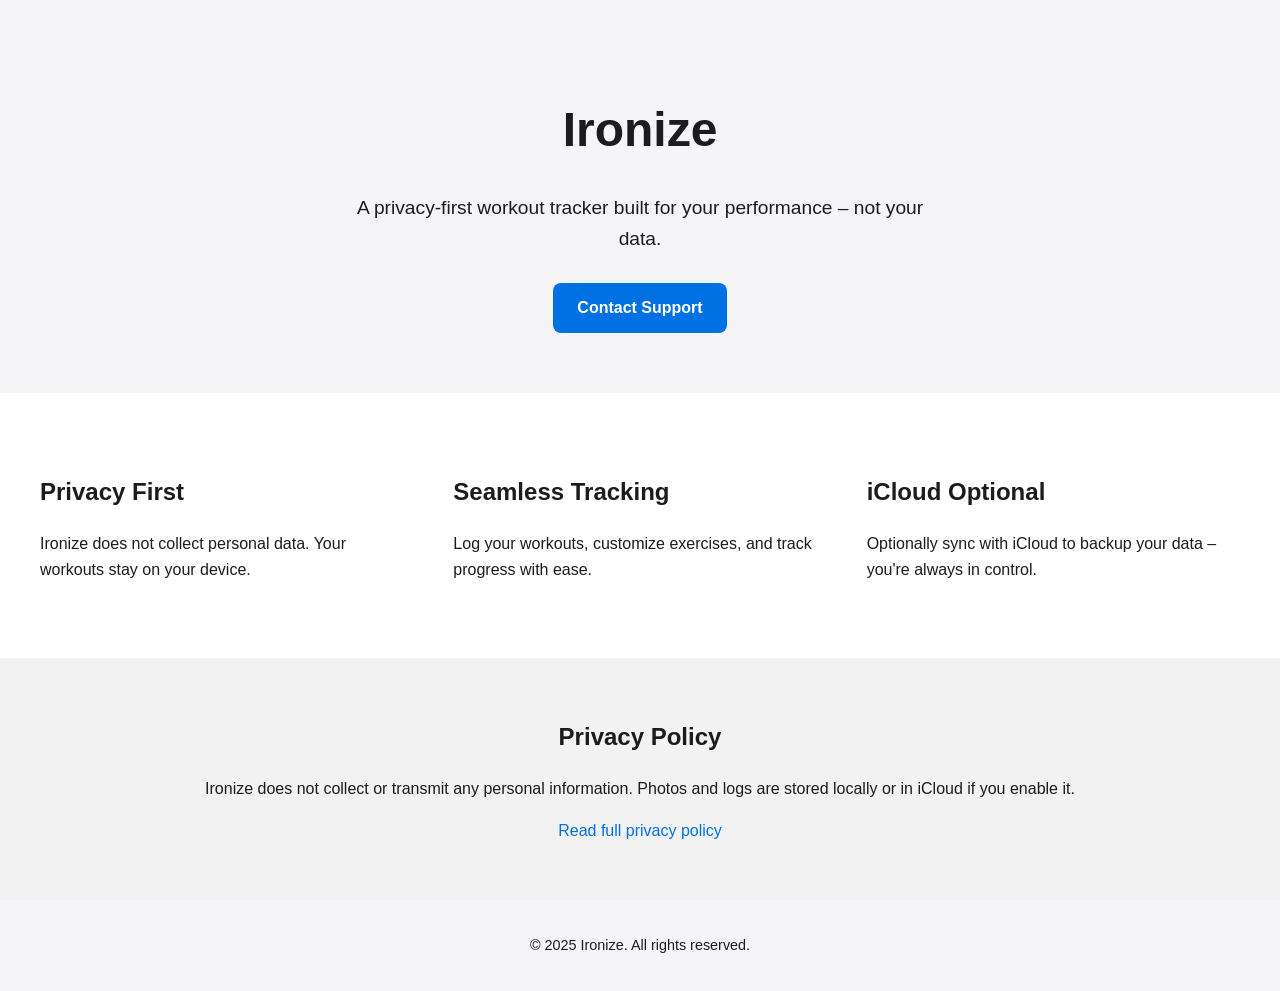
<file: index.html>
<!DOCTYPE html>
<html lang="en">
<head>
    <meta charset="UTF-8" />
    <meta name="viewport" content="width=device-width, initial-scale=1.0" />
    <meta name="description" content="Ironize - A sleek, privacy-first fitness tracking app." />
    <title>Ironize – Privacy-Focused Workout Tracker</title>
    <link rel="stylesheet" href="style.css" />
    <link rel="apple-touch-icon" href="icon.png">
</head>
<body>
    <header class="hero">
        <h1>Ironize</h1>
        <p>A privacy-first workout tracker built for your performance – not your data.</p>
        <a href="mailto:Kandelstech@icloud.com" class="button">Contact Support</a>
    </header>

    <section class="features">
        <div>
            <h2>Privacy First</h2>
            <p>Ironize does not collect personal data. Your workouts stay on your device.</p>
        </div>
        <div>
            <h2>Seamless Tracking</h2>
            <p>Log your workouts, customize exercises, and track progress with ease.</p>
        </div>
        <div>
            <h2>iCloud Optional</h2>
            <p>Optionally sync with iCloud to backup your data – you're always in control.</p>
        </div>
    </section>

    <section class="policy">
        <h2>Privacy Policy</h2>
        <p>Ironize does not collect or transmit any personal information. Photos and logs are stored locally or in iCloud if you enable it.</p>
        <p><a href="privacy.html">Read full privacy policy</a></p>
    </section>

    <footer>
        <p>&copy; 2025 Ironize. All rights reserved.</p>
    </footer>
    <script src="script.js"></script>
</body>
</html>
</file>
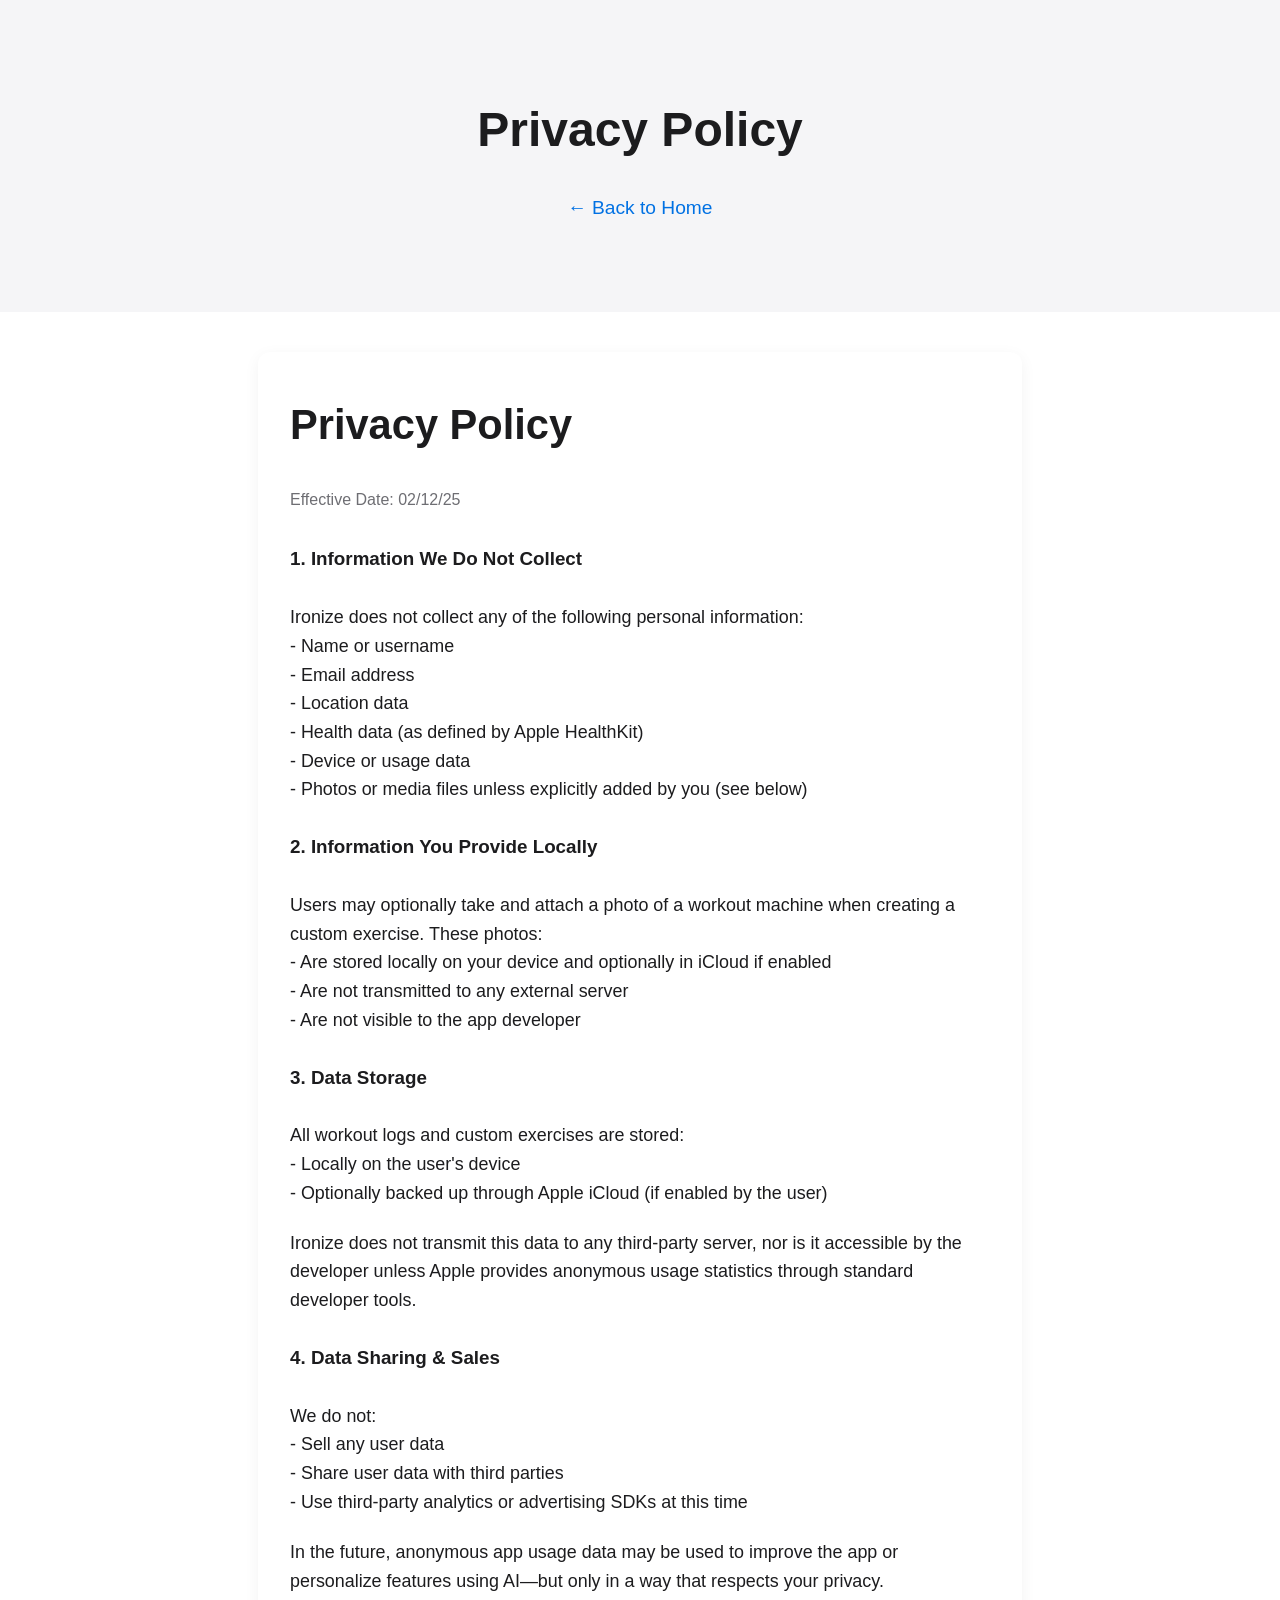
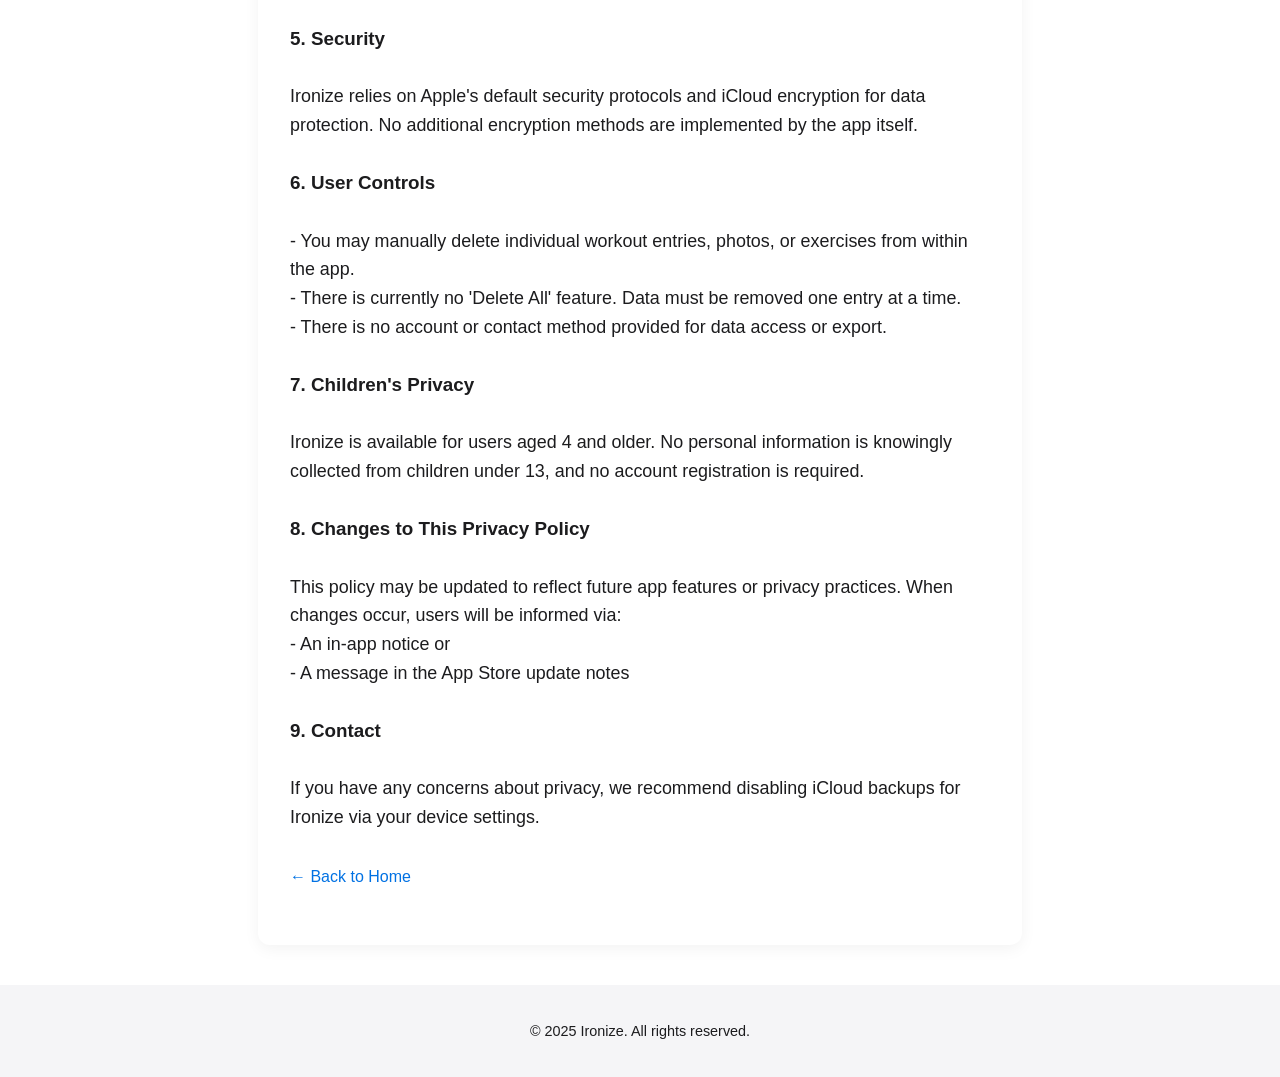
<file: privacy.html>
<!DOCTYPE html>
<html lang="en">
<head>
  <meta charset="UTF-8" />
  <meta name="viewport" content="width=device-width, initial-scale=1.0" />
  <title>Privacy Policy – Ironize</title>
  <link rel="stylesheet" href="style.css" />
</head>
<body>
  <header class="hero">
    <h1>Privacy Policy</h1>
    <p><a href="index.html">← Back to Home</a></p>
  </header>

  <main class="policy-container">
    <h1>Privacy Policy</h1>
    <p class="policy-date">Effective Date: 02/12/25</p>
    <div class="policy-content">
      <p><strong>1. Information We Do Not Collect</strong><br>
      Ironize does not collect any of the following personal information:<br>
      - Name or username<br>
      - Email address<br>
      - Location data<br>
      - Health data (as defined by Apple HealthKit)<br>
      - Device or usage data<br>
      - Photos or media files unless explicitly added by you (see below)</p>

      <p><strong>2. Information You Provide Locally</strong><br>
      Users may optionally take and attach a photo of a workout machine when creating a custom exercise. These photos:<br>
      - Are stored locally on your device and optionally in iCloud if enabled<br>
      - Are not transmitted to any external server<br>
      - Are not visible to the app developer</p>

      <p><strong>3. Data Storage</strong><br>
      All workout logs and custom exercises are stored:<br>
      - Locally on the user's device<br>
      - Optionally backed up through Apple iCloud (if enabled by the user)</p>

      <p>Ironize does not transmit this data to any third-party server, nor is it accessible by the developer unless Apple provides anonymous usage statistics through standard developer tools.</p>

      <p><strong>4. Data Sharing & Sales</strong><br>
      We do not:<br>
      - Sell any user data<br>
      - Share user data with third parties<br>
      - Use third-party analytics or advertising SDKs at this time</p>

      <p>In the future, anonymous app usage data may be used to improve the app or personalize features using AI—but only in a way that respects your privacy.</p>

      <p><strong>5. Security</strong><br>
      Ironize relies on Apple's default security protocols and iCloud encryption for data protection. No additional encryption methods are implemented by the app itself.</p>

      <p><strong>6. User Controls</strong><br>
      - You may manually delete individual workout entries, photos, or exercises from within the app.<br>
      - There is currently no 'Delete All' feature. Data must be removed one entry at a time.<br>
      - There is no account or contact method provided for data access or export.</p>

      <p><strong>7. Children's Privacy</strong><br>
      Ironize is available for users aged 4 and older. No personal information is knowingly collected from children under 13, and no account registration is required.</p>

      <p><strong>8. Changes to This Privacy Policy</strong><br>
      This policy may be updated to reflect future app features or privacy practices. When changes occur, users will be informed via:<br>
      - An in-app notice or<br>
      - A message in the App Store update notes</p>

      <p><strong>9. Contact</strong><br>
      If you have any concerns about privacy, we recommend disabling iCloud backups for Ironize via your device settings.</p>
    </div>
    <p class="back-link"><a href="index.html">← Back to Home</a></p>
  </main>

  <footer>
    <p>&copy; 2025 Ironize. All rights reserved.</p>
  </footer>
</body>
</html>
</file>
<file: style.css>
body {
    margin: 0;
    font-family: -apple-system, BlinkMacSystemFont, "Segoe UI", Roboto, Helvetica, Arial, sans-serif;
    color: #1c1c1e;
    background-color: #fff;
    line-height: 1.6;
}

.hero {
    padding: 60px 20px;
    text-align: center;
    background: #f5f5f7;
}

.hero h1 {
    font-size: 3em;
    margin-bottom: 0.5em;
}

.hero p {
    font-size: 1.2em;
    max-width: 600px;
    margin: 0 auto 1.5em;
}

.button {
    background-color: #0071e3;
    color: white;
    padding: 12px 24px;
    border-radius: 8px;
    text-decoration: none;
    font-weight: 600;
    display: inline-block;
}

.features {
    display: flex;
    flex-wrap: wrap;
    justify-content: center;
    padding: 40px 20px;
    background-color: #fff;
}

.features div {
    flex: 1 1 300px;
    padding: 20px;
    max-width: 400px;
}

.policy {
    background: #f2f2f2;
    padding: 40px 20px;
    text-align: center;
}

footer {
    text-align: center;
    padding: 20px;
    font-size: 0.9em;
    background: #f5f5f7;
}

a {
    color: #0071e3;
    text-decoration: none;
    font-weight: 500;
}

a:hover {
    text-decoration: underline;
}


.policy-container {
  background: #fff;
  max-width: 700px;
  margin: 40px auto;
  padding: 40px 32px;
  border-radius: 12px;
  box-shadow: 0 4px 16px rgba(0, 0, 0, 0.05);
}

.policy-container h1 {
  font-size: 2.6em;
  margin-top: 0;
  font-weight: 800;
}

.policy-date {
  color: #6e6e73;
  font-size: 1em;
  margin-bottom: 2em;
}

.policy-content p {
  margin: 1.2em 0;
  font-size: 1.12em;
}

.policy-content strong {
  font-weight: 700;
  font-size: 1.05em;
  display: block;
  margin-top: 1.5em;
}

.back-link {
  margin-top: 2em;
  font-size: 1em;
}
</file>
